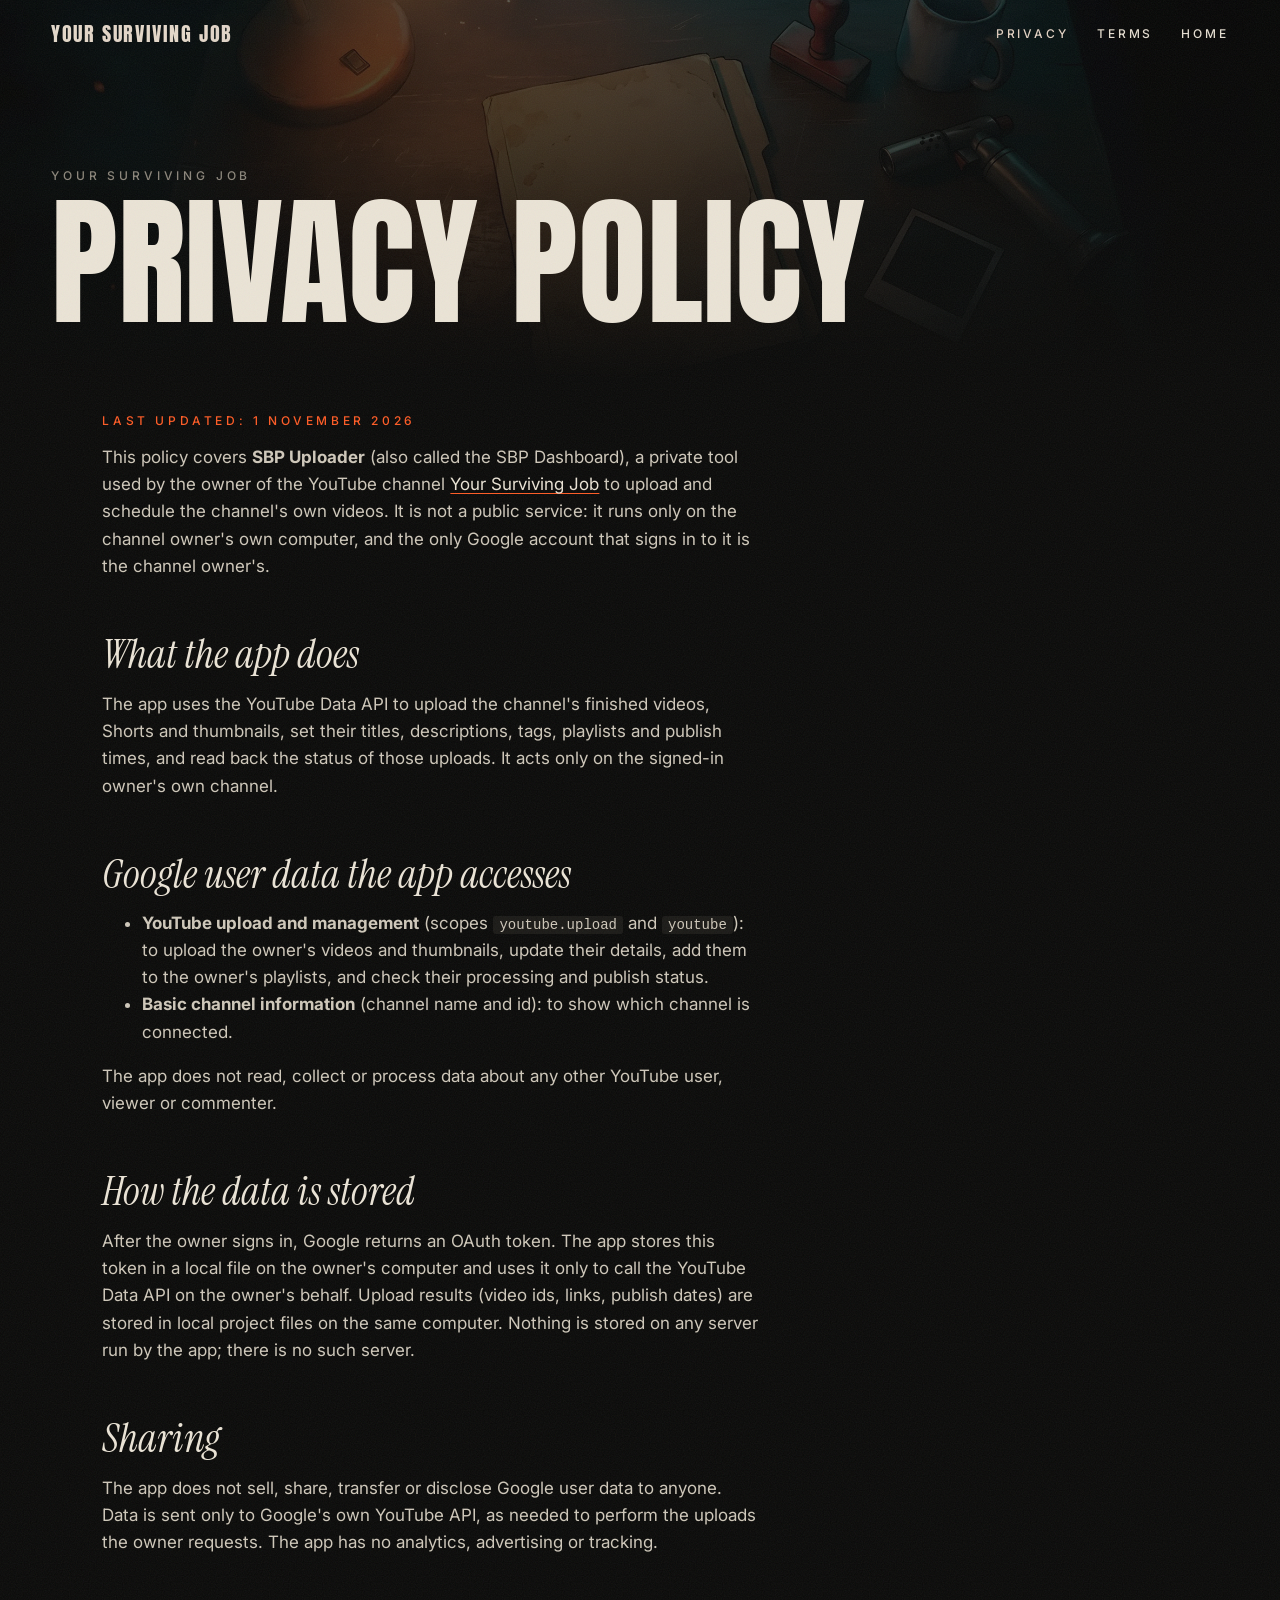
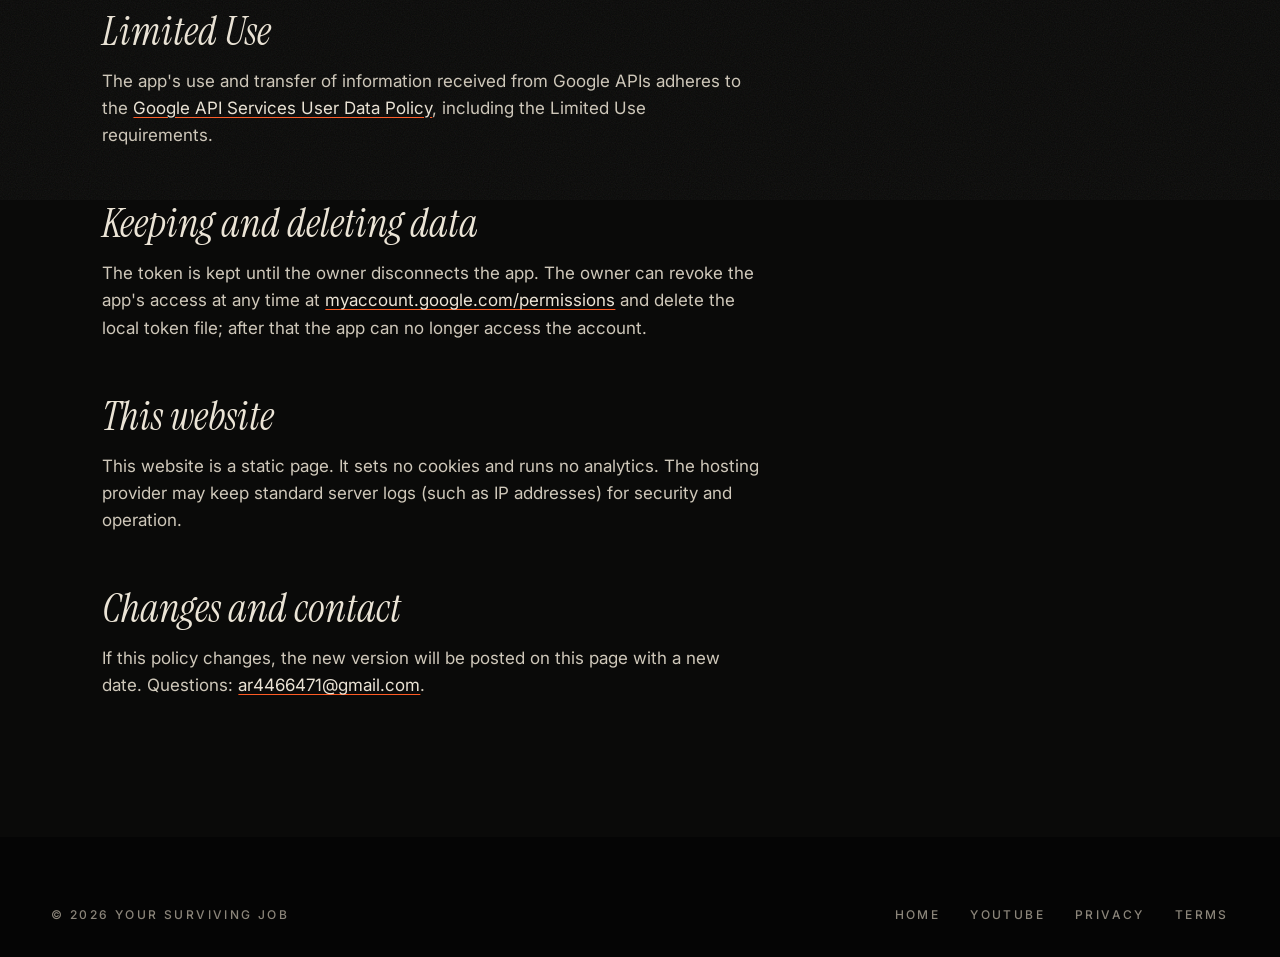
<file: privacy.html>
<!doctype html>
<html lang="en">
<head>
<meta charset="utf-8">
<meta name="viewport" content="width=device-width, initial-scale=1">
<title>Privacy Policy · Your Surviving Job</title>
<meta name="description" content="Privacy policy of the SBP Uploader used by the Your Surviving Job YouTube channel.">
<meta name="theme-color" content="#0a0a09">
<link rel="icon" href="favicon.png">
<link rel="preconnect" href="https://fonts.googleapis.com">
<link rel="preconnect" href="https://fonts.gstatic.com" crossorigin>
<link href="https://fonts.googleapis.com/css2?family=Anton&family=Instrument+Serif:ital@0;1&family=Inter:wght@400;500;600&display=swap" rel="stylesheet">
<link rel="stylesheet" href="style.css">
</head>
<body>
<div class="grain" aria-hidden="true"></div>
<header class="bar">
  <a class="wordmark" href="./">Your Surviving Job</a>
  <nav class="bar-right">
    <a class="opt" href="privacy.html">Privacy</a>
    <a class="opt" href="terms.html">Terms</a>
    <a href="./">Home</a>
  </nav>
</header>
<section class="legal-head"><div class="eyebrow">Your Surviving Job</div><h1>Privacy Policy</h1></section>
<main class="legal">
<p class="meta">Last updated: 1 November 2026</p>

  <p>This policy covers <strong>SBP Uploader</strong> (also called the SBP Dashboard), a private tool used by the owner of the YouTube channel <a href="https://www.youtube.com/@YourSurvivingJob">Your Surviving Job</a> to upload and schedule the channel's own videos. It is not a public service: it runs only on the channel owner's own computer, and the only Google account that signs in to it is the channel owner's.</p>

  <h2>What the app does</h2>
  <p>The app uses the YouTube Data API to upload the channel's finished videos, Shorts and thumbnails, set their titles, descriptions, tags, playlists and publish times, and read back the status of those uploads. It acts only on the signed-in owner's own channel.</p>

  <h2>Google user data the app accesses</h2>
  <ul>
    <li><strong>YouTube upload and management</strong> (scopes <code>youtube.upload</code> and <code>youtube</code>): to upload the owner's videos and thumbnails, update their details, add them to the owner's playlists, and check their processing and publish status.</li>
    <li><strong>Basic channel information</strong> (channel name and id): to show which channel is connected.</li>
  </ul>
  <p>The app does not read, collect or process data about any other YouTube user, viewer or commenter.</p>

  <h2>How the data is stored</h2>
  <p>After the owner signs in, Google returns an OAuth token. The app stores this token in a local file on the owner's computer and uses it only to call the YouTube Data API on the owner's behalf. Upload results (video ids, links, publish dates) are stored in local project files on the same computer. Nothing is stored on any server run by the app; there is no such server.</p>

  <h2>Sharing</h2>
  <p>The app does not sell, share, transfer or disclose Google user data to anyone. Data is sent only to Google's own YouTube API, as needed to perform the uploads the owner requests. The app has no analytics, advertising or tracking.</p>

  <h2>Limited Use</h2>
  <p>The app's use and transfer of information received from Google APIs adheres to the <a href="https://developers.google.com/terms/api-services-user-data-policy">Google API Services User Data Policy</a>, including the Limited Use requirements.</p>

  <h2>Keeping and deleting data</h2>
  <p>The token is kept until the owner disconnects the app. The owner can revoke the app's access at any time at <a href="https://myaccount.google.com/permissions">myaccount.google.com/permissions</a> and delete the local token file; after that the app can no longer access the account.</p>

  <h2>This website</h2>
  <p>This website is a static page. It sets no cookies and runs no analytics. The hosting provider may keep standard server logs (such as IP addresses) for security and operation.</p>

  <h2>Changes and contact</h2>
  <p>If this policy changes, the new version will be posted on this page with a new date. Questions: <a href="mailto:ar4466471@gmail.com">ar4466471@gmail.com</a>.</p>
</main>
<footer>
  <div class="foot-row">
    <span>© 2026 Your Surviving Job</span>
    <nav>
      <a href="./">Home</a>
      <a href="https://www.youtube.com/@YourSurvivingJob" target="_blank" rel="noopener">YouTube</a>
      <a href="privacy.html">Privacy</a>
      <a href="terms.html">Terms</a>
    </nav>
  </div>
</footer>
</body>
</html>
</file>
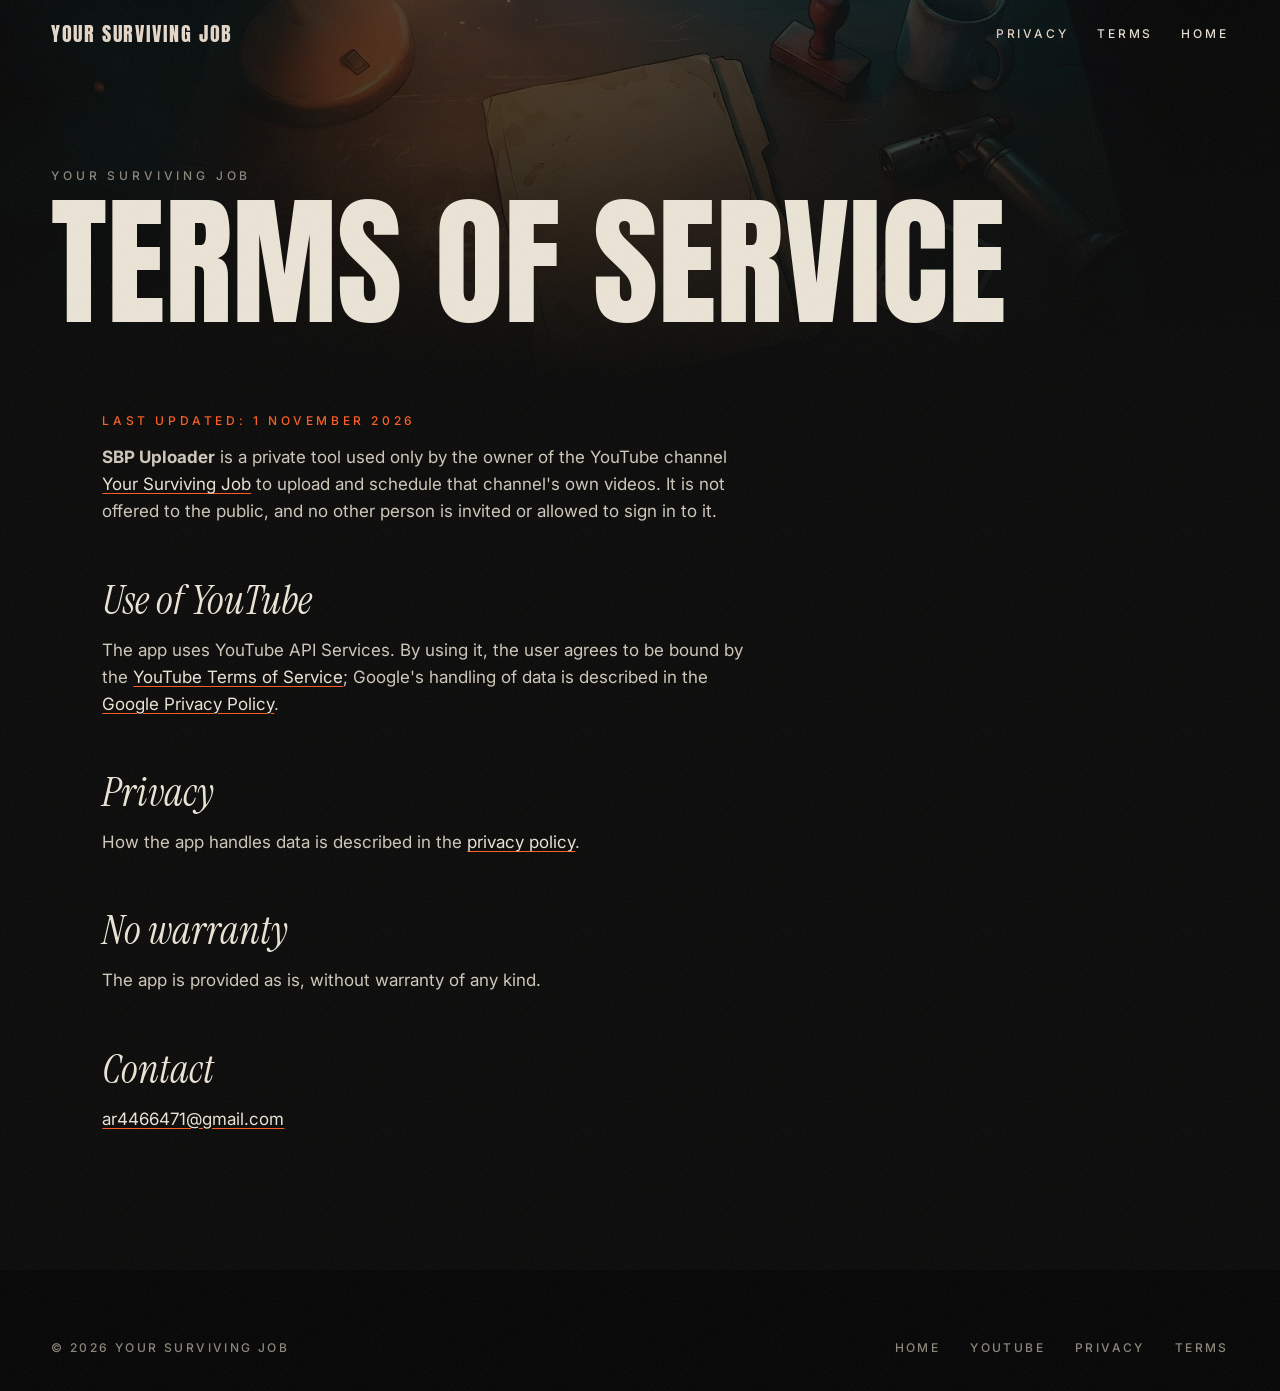
<file: terms.html>
<!doctype html>
<html lang="en">
<head>
<meta charset="utf-8">
<meta name="viewport" content="width=device-width, initial-scale=1">
<title>Terms of Service · Your Surviving Job</title>
<meta name="description" content="Terms of service of the SBP Uploader used by the Your Surviving Job YouTube channel.">
<meta name="theme-color" content="#0a0a09">
<link rel="icon" href="favicon.png">
<link rel="preconnect" href="https://fonts.googleapis.com">
<link rel="preconnect" href="https://fonts.gstatic.com" crossorigin>
<link href="https://fonts.googleapis.com/css2?family=Anton&family=Instrument+Serif:ital@0;1&family=Inter:wght@400;500;600&display=swap" rel="stylesheet">
<link rel="stylesheet" href="style.css">
</head>
<body>
<div class="grain" aria-hidden="true"></div>
<header class="bar">
  <a class="wordmark" href="./">Your Surviving Job</a>
  <nav class="bar-right">
    <a class="opt" href="privacy.html">Privacy</a>
    <a class="opt" href="terms.html">Terms</a>
    <a href="./">Home</a>
  </nav>
</header>
<section class="legal-head"><div class="eyebrow">Your Surviving Job</div><h1>Terms of Service</h1></section>
<main class="legal">
<p class="meta">Last updated: 1 November 2026</p>

  <p><strong>SBP Uploader</strong> is a private tool used only by the owner of the YouTube channel <a href="https://www.youtube.com/@YourSurvivingJob">Your Surviving Job</a> to upload and schedule that channel's own videos. It is not offered to the public, and no other person is invited or allowed to sign in to it.</p>

  <h2>Use of YouTube</h2>
  <p>The app uses YouTube API Services. By using it, the user agrees to be bound by the <a href="https://www.youtube.com/t/terms">YouTube Terms of Service</a>; Google's handling of data is described in the <a href="https://policies.google.com/privacy">Google Privacy Policy</a>.</p>

  <h2>Privacy</h2>
  <p>How the app handles data is described in the <a href="privacy.html">privacy policy</a>.</p>

  <h2>No warranty</h2>
  <p>The app is provided as is, without warranty of any kind.</p>

  <h2>Contact</h2>
  <p><a href="mailto:ar4466471@gmail.com">ar4466471@gmail.com</a></p>
</main>
<footer>
  <div class="foot-row">
    <span>© 2026 Your Surviving Job</span>
    <nav>
      <a href="./">Home</a>
      <a href="https://www.youtube.com/@YourSurvivingJob" target="_blank" rel="noopener">YouTube</a>
      <a href="privacy.html">Privacy</a>
      <a href="terms.html">Terms</a>
    </nav>
  </div>
</footer>
</body>
</html>
</file>
<file: style.css>
/* Your Surviving Job — channel site v3. Near-black canvas, bone type, one ember accent. Anton · Instrument Serif · Inter. */
:root {
  color-scheme: dark;
  --ink: #0a0a09;
  --ink-2: #11110f;
  --bone: #ebe4d6;
  --muted: #8b857a;
  --faint: #3b3934;
  --ember: #ff5b24;
  --display: "Anton", "Oswald", Impact, sans-serif;
  --serif: "Instrument Serif", "Times New Roman", serif;
  --sans: "Inter", system-ui, -apple-system, "Segoe UI", Roboto, sans-serif;
  --gutter: clamp(16px, 4vw, 64px);
  --ease: cubic-bezier(.16, 1, .3, 1);
}
* { box-sizing: border-box; }
html { -webkit-text-size-adjust: 100%; }
html.lenis, html.lenis body { height: auto; }
.lenis.lenis-smooth { scroll-behavior: auto !important; }
body { margin: 0; background: var(--ink); color: var(--bone); font: 400 16px/1.6 var(--sans); overflow-x: clip; -webkit-font-smoothing: antialiased; }
img, video { display: block; max-width: 100%; }
a { color: inherit; }
::selection { background: var(--ember); color: var(--ink); }
:focus-visible { outline: 1px solid var(--ember); outline-offset: 4px; }
.sr-only { position: absolute; width: 1px; height: 1px; overflow: hidden; clip: rect(0 0 0 0); white-space: nowrap; }

/* film grain */
.grain { position: fixed; inset: -100%; z-index: 80; pointer-events: none; opacity: .07;
  background-image: url("data:image/svg+xml,%3Csvg xmlns='http://www.w3.org/2000/svg' width='200' height='200'%3E%3Cfilter id='n'%3E%3CfeTurbulence type='fractalNoise' baseFrequency='.85' numOctaves='3' stitchTiles='stitch'/%3E%3C/filter%3E%3Crect width='100%25' height='100%25' filter='url(%23n)'/%3E%3C/svg%3E");
  animation: grain .9s steps(5) infinite; }
@keyframes grain { 20% { transform: translate(-4%, 3%); } 40% { transform: translate(3%, -2%); } 60% { transform: translate(-2%, -4%); } 80% { transform: translate(4%, 2%); } }

/* small type helpers */
.eyebrow { font: 500 12px/1 var(--sans); letter-spacing: .32em; text-transform: uppercase; color: var(--muted); }
.eyebrow b { color: var(--ember); font-weight: 500; }
.serif { font-family: var(--serif); font-style: italic; font-weight: 400; }
.mask { display: inline-block; overflow: hidden; vertical-align: top; padding-bottom: .04em; }
.mask > span { display: inline-block; will-change: transform; }

/* ---------- preloader ---------- */
.loader { position: fixed; inset: 0; z-index: 100; background: #050505; display: grid; place-items: center; }
.loader-inner { width: min(520px, 80vw); display: grid; gap: 22px; justify-items: center; }
.loader svg { width: 100%; height: 70px; overflow: visible; }
.loader path { fill: none; stroke: var(--ember); stroke-width: 2; stroke-linecap: round; stroke-linejoin: round; filter: drop-shadow(0 0 6px rgba(255, 91, 36, .8)); }
.loader-day { font: 400 15px/1 var(--sans); letter-spacing: .4em; color: var(--muted); }
.loader-day span { color: var(--bone); font-variant-numeric: tabular-nums; }
.no-js .loader { display: none; }

/* ---------- top bar ---------- */
.bar { position: fixed; inset: 0 0 auto; z-index: 60; display: flex; align-items: center; justify-content: space-between; padding: 22px var(--gutter); mix-blend-mode: difference; pointer-events: none; }
.bar a { pointer-events: auto; text-decoration: none; }
.wordmark { font: 400 20px/1 var(--display); letter-spacing: .08em; text-transform: uppercase; }
.bar-right { display: flex; gap: 28px; align-items: center; font: 500 12px/1 var(--sans); letter-spacing: .24em; text-transform: uppercase; }
.bar-right a { position: relative; padding: 6px 0; }
.bar-right a::after { content: ""; position: absolute; left: 0; right: 0; bottom: 0; height: 1px; background: currentColor; transform: scaleX(0); transform-origin: right; transition: transform .5s var(--ease); }
.bar-right a:hover::after { transform: scaleX(1); transform-origin: left; }
@media (max-width: 640px) { .bar-right .opt { display: none; } }

/* ---------- hero ---------- */
.hero { position: relative; height: 100svh; min-height: 560px; overflow: hidden; isolation: isolate; cursor: none; }
.hero-media { position: absolute; inset: -4% -2%; z-index: -3; }
.hero-media img, .hero-media video { position: absolute; inset: 0; width: 100%; height: 100%; object-fit: cover; object-position: 66% 60%; }
.torch { position: absolute; inset: 0; z-index: -2; pointer-events: none; --x: 70%; --y: 55%; --r: 220px;
  background: rgba(4, 6, 8, .8);
  -webkit-mask: radial-gradient(circle var(--r) at var(--x) var(--y), transparent 0%, transparent 52%, rgba(0, 0, 0, .75) 82%, #000 100%);
  mask: radial-gradient(circle var(--r) at var(--x) var(--y), transparent 0%, transparent 52%, rgba(0, 0, 0, .75) 82%, #000 100%); }
.torch-glow { position: absolute; inset: 0; z-index: -2; pointer-events: none; mix-blend-mode: soft-light;
  background: radial-gradient(circle calc(var(--r) * 1.1) at var(--x) var(--y), rgba(255, 170, 90, .55), transparent 70%); }
.hero-shade { position: absolute; inset: 0; z-index: -1; pointer-events: none;
  background: linear-gradient(180deg, rgba(10, 10, 9, .55) 0%, transparent 22%, transparent 84%, var(--ink) 100%); }
.hero-copy { position: absolute; inset: clamp(96px, 15vh, 150px) var(--gutter) clamp(26px, 6vh, 60px); display: flex; flex-direction: column; justify-content: space-between; pointer-events: none; }
.hero-copy a { pointer-events: auto; }
.hero h1 { margin: 0; font: 400 clamp(64px, 13.5vw, 230px)/.86 var(--display); text-transform: uppercase; letter-spacing: -.005em; }
.hero h1 .serif { text-transform: none; font-size: .86em; letter-spacing: -.01em; color: var(--ember); padding-right: .06em; }
.hero-meta { display: flex; flex-wrap: wrap; flex-direction: row-reverse; align-items: flex-end; justify-content: space-between; gap: 18px 40px; }
.hero-meta p { margin: 0; max-width: 420px; color: #cfc8ba; font-size: 15px; }
.torch-hint { font: 500 11px/1 var(--sans); letter-spacing: .3em; text-transform: uppercase; color: var(--muted); display: flex; align-items: center; gap: 12px; }
.torch-hint i { width: 9px; height: 9px; border-radius: 50%; background: var(--ember); box-shadow: 0 0 12px var(--ember); animation: pulse 1.8s ease-in-out infinite; }
@keyframes pulse { 50% { opacity: .3; } }
.btn { display: inline-flex; align-items: center; gap: 14px; padding: 16px 26px; border-radius: 99px; text-decoration: none; font: 600 13px/1 var(--sans); letter-spacing: .18em; text-transform: uppercase; transition: background .4s var(--ease), color .4s var(--ease), transform .4s var(--ease); cursor: pointer; }
.btn svg { width: 14px; height: 14px; transition: transform .4s var(--ease); }
.btn:hover svg { transform: translate(3px, -3px); }
.btn-ember { background: var(--ember); color: #120700; }
.btn-ember:hover { background: var(--bone); }
.btn-line { box-shadow: inset 0 0 0 1px rgba(235, 228, 214, .35); color: var(--bone); }
.btn-line:hover { background: var(--bone); color: var(--ink); }

/* ---------- manifesto ---------- */
.manifesto { padding: clamp(120px, 22vh, 260px) var(--gutter) clamp(100px, 18vh, 220px); }
.manifesto .eyebrow { margin-bottom: 40px; }
.manifesto p { margin: 0; max-width: 1280px; font: 400 clamp(38px, 6.2vw, 104px)/1.02 var(--serif); letter-spacing: -.015em; }
.manifesto .w { color: var(--faint); transition: color .2s linear; }
.manifesto .w.on { color: var(--bone); }
.manifesto .w.hot.on { color: var(--ember); font-style: italic; }
.no-js .manifesto .w { color: var(--bone); }

/* ---------- jobs (pinned horizontal) ---------- */
.jobs { position: relative; overflow: hidden; }
.jobs-track { display: flex; align-items: center; gap: clamp(20px, 3vw, 48px); height: 100svh; padding: 0 var(--gutter); width: max-content; }
.jobs-intro { flex: none; width: min(560px, 80vw); }
.jobs-intro h2 { margin: 22px 0 22px; font: 400 clamp(56px, 8vw, 132px)/.88 var(--display); text-transform: uppercase; }
.jobs-intro h2 .serif { text-transform: none; color: var(--ember); }
.jobs-intro p { margin: 0; color: #bdb6a8; max-width: 380px; }
.job { flex: none; width: clamp(320px, 46vw, 760px); margin: 0; }
.job-frame { position: relative; aspect-ratio: 4 / 3; overflow: hidden; border-radius: 4px; background: #000; }
.job-frame img { position: absolute; top: 0; left: -12%; width: 124%; max-width: none; height: 100%; object-fit: cover; will-change: transform; transition: filter .8s var(--ease); filter: saturate(.9) brightness(.92); }
.job:hover .job-frame img { filter: saturate(1.05) brightness(1.02); }
.job figcaption { display: grid; grid-template-columns: auto 1fr; gap: 4px 18px; padding-top: 18px; align-items: baseline; }
.job .num { font: 500 12px/1 var(--sans); letter-spacing: .2em; color: var(--ember); }
.job h3 { margin: 0; font: 400 clamp(30px, 2.6vw, 44px)/1 var(--display); text-transform: uppercase; letter-spacing: .01em; }
.job p { grid-column: 2; margin: 0; font: 400 20px/1.25 var(--serif); font-style: italic; color: #bdb6a8; }
.jobs-outro { flex: none; width: min(420px, 70vw); font: 400 clamp(30px, 3vw, 48px)/1.1 var(--serif); color: var(--muted); }
.jobs-outro em { color: var(--bone); }
@media (max-width: 860px) {
  .jobs-track { height: auto; width: auto; flex-wrap: nowrap; overflow-x: auto; scroll-snap-type: x mandatory; padding: 90px var(--gutter); scrollbar-width: none; }
  .jobs-track::-webkit-scrollbar { display: none; }
  .job, .jobs-intro, .jobs-outro { scroll-snap-align: start; }
  .job { width: 86vw; }
}

/* ---------- format (pinned day counter) ---------- */
.format { position: relative; height: 100svh; overflow: hidden; isolation: isolate; }
.format-bg { position: absolute; inset: 0; z-index: -2; }
.format-bg img { position: absolute; inset: 0; width: 100%; height: 100%; object-fit: cover; opacity: 0; }
.format-bg img:first-child { opacity: 1; }
.format::after { content: ""; position: absolute; inset: 0; z-index: -1; background: linear-gradient(90deg, rgba(10, 10, 9, .88) 0%, rgba(10, 10, 9, .45) 48%, rgba(10, 10, 9, .15) 100%), linear-gradient(180deg, var(--ink) 0%, transparent 18%, transparent 80%, var(--ink) 100%); }
.format-inner { position: absolute; inset: 0; padding: clamp(90px, 14vh, 140px) var(--gutter) clamp(40px, 8vh, 80px); display: grid; grid-template-rows: auto 1fr auto; }
.day { font: 400 clamp(110px, 22vw, 360px)/.8 var(--display); letter-spacing: -.01em; font-variant-numeric: tabular-nums; align-self: center; }
.day small { display: block; font: 500 12px/1 var(--sans); letter-spacing: .4em; color: var(--muted); margin-bottom: 18px; }
.acts { position: relative; min-height: 190px; max-width: 520px; }
.act { position: absolute; inset: 0 auto auto 0; opacity: 0; }
.act:first-child { opacity: 1; }
.act h3 { margin: 0 0 10px; font: 400 clamp(48px, 6vw, 92px)/.9 var(--serif); font-style: italic; color: var(--bone); }
.act h3 b { font-weight: 400; color: var(--ember); }
.act p { margin: 0; color: #cfc8ba; font-size: 17px; max-width: 440px; }
.rail { position: relative; height: 1px; background: rgba(235, 228, 214, .2); margin-top: 34px; }
.rail i { position: absolute; left: 0; top: 0; height: 1px; width: 100%; background: var(--ember); transform-origin: left; transform: scaleX(0); }
.rail span { position: absolute; top: 12px; font: 500 11px/1 var(--sans); letter-spacing: .24em; color: var(--muted); transform: translateX(-50%); }
.rail span:first-of-type { transform: none; }
.rail span:last-of-type { transform: translateX(-100%); }
.no-js .format, .static-format .format { height: auto; }

/* ---------- reel ---------- */
.reel { padding: clamp(120px, 20vh, 220px) var(--gutter) clamp(80px, 12vh, 140px); }
.reel-head { display: flex; flex-wrap: wrap; justify-content: space-between; align-items: end; gap: 24px; margin-bottom: 48px; }
.reel-head h2 { margin: 0; font: 400 clamp(56px, 9vw, 150px)/.86 var(--display); text-transform: uppercase; }
.reel-head h2 .serif { text-transform: none; color: var(--ember); }
.reel-head p { margin: 0; max-width: 360px; color: #bdb6a8; }
.reel-frame { position: relative; display: block; aspect-ratio: 16 / 9; overflow: hidden; border-radius: 6px; clip-path: inset(0 0 0 0 round 6px); background: #000; }
.reel-frame video { width: 100%; height: 100%; object-fit: cover; transform: scale(1.0); }
.reel-play { position: absolute; left: 50%; top: 50%; width: 132px; height: 132px; margin: -66px 0 0 -66px; border-radius: 50%; display: grid; place-items: center; text-align: center;
  background: rgba(10, 10, 9, .35); backdrop-filter: blur(8px); box-shadow: inset 0 0 0 1px rgba(235, 228, 214, .5); font: 600 11px/1.5 var(--sans); letter-spacing: .24em; text-transform: uppercase; transition: transform .6s var(--ease), background .4s; }
.reel-frame:hover .reel-play { transform: scale(1.08); background: var(--ember); color: #120700; box-shadow: none; }
.stats { display: grid; grid-template-columns: repeat(3, 1fr); margin-top: clamp(70px, 10vh, 120px); border-top: 1px solid rgba(235, 228, 214, .14); }
.stat { padding: 28px 24px 0 0; }
.stat b { display: block; font: 400 clamp(64px, 9vw, 150px)/.9 var(--display); font-variant-numeric: tabular-nums; }
.stat span { display: block; margin-top: 10px; font: 400 21px/1.2 var(--serif); font-style: italic; color: var(--muted); }
@media (max-width: 640px) { .stats { grid-template-columns: 1fr; } .stat { padding-top: 22px; } }

/* ---------- final call ---------- */
.call { position: relative; min-height: 100svh; display: grid; align-items: center; justify-items: start; text-align: left; overflow: hidden; isolation: isolate; padding: 140px var(--gutter); }
.call-bg { position: absolute; inset: -12% 0; z-index: -2; justify-self: stretch; }
.call-bg img { width: 100%; height: 100%; object-fit: cover; object-position: 50% 60%; }
.call::after { content: ""; position: absolute; inset: 0; z-index: -1; background: linear-gradient(180deg, var(--ink) 0%, rgba(10, 10, 9, .25) 30%, rgba(10, 10, 9, .45) 70%, var(--ink) 100%), radial-gradient(ellipse at 22% 55%, rgba(10, 10, 9, .6), transparent 60%); }
.call h2 { margin: 18px 0 30px; font: 400 clamp(60px, 8.6vw, 160px)/.86 var(--display); text-transform: uppercase; text-shadow: 0 10px 60px rgba(0, 0, 0, .5); }
.call h2 .serif { text-transform: none; color: var(--ember); }
.call p { margin: 0 0 38px; max-width: 460px; color: #ded7c9; font-size: 17px; }
.call .ctas { display: flex; flex-wrap: wrap; gap: 14px; }
.call-copy { max-width: min(900px, 66vw); }
@media (max-width: 860px) { .call { align-items: end; padding-bottom: 90px; } .call-copy { max-width: none; } .call-bg img { object-position: 80% 50%; } }

/* ---------- footer ---------- */
footer { position: relative; padding: 70px var(--gutter) 34px; background: #050505; overflow: hidden; }
.foot-row { display: flex; flex-wrap: wrap; justify-content: space-between; gap: 18px 40px; font: 500 12px/1.4 var(--sans); letter-spacing: .2em; text-transform: uppercase; color: var(--muted); }
.foot-row nav { display: flex; flex-wrap: wrap; gap: 14px 30px; }
.foot-row a { text-decoration: none; }
.foot-row a:hover { color: var(--bone); }
.giant { margin: 40px 0 26px; font: 400 12.3vw/.8 var(--display); text-transform: uppercase; letter-spacing: -.01em; white-space: nowrap; color: var(--bone); }
.giant span { display: inline-block; }
.fine { display: flex; flex-wrap: wrap; justify-content: space-between; gap: 10px 30px; font-size: 12px; color: #5e5a52; }

/* ---------- legal pages ---------- */
.legal-head { position: relative; padding: 170px var(--gutter) 60px; overflow: hidden; isolation: isolate; }
.legal-head::before { content: ""; position: absolute; inset: 0; z-index: -1; background: linear-gradient(180deg, rgba(10, 10, 9, .4), var(--ink)), url("img/closed.webp") center / cover; opacity: .55; }
.legal-head h1 { margin: 20px 0 0; font: 400 clamp(64px, 11vw, 170px)/.86 var(--display); text-transform: uppercase; }
.legal { max-width: 760px; padding: 20px var(--gutter) 120px; margin-left: max(var(--gutter), calc((100vw - 1280px) / 2)); }
.legal .meta { font: 500 12px/1 var(--sans); letter-spacing: .3em; text-transform: uppercase; color: var(--ember); }
.legal h2 { margin: 54px 0 12px; font: 400 40px/1 var(--serif); font-style: italic; }
.legal p, .legal li { color: #cfc8ba; font-size: 17px; }
.legal a { color: var(--bone); text-decoration-color: var(--ember); text-underline-offset: 3px; }
.legal code { font-size: 14px; background: #1a1916; padding: 1px 6px; border-radius: 3px; }

@media (hover: none) { .hero { cursor: auto; } }
@media (prefers-reduced-motion: reduce) {
  .grain, .torch-hint i { animation: none; }
  .manifesto .w { color: var(--bone); }
}
.no-js .format-inner, .static-format .format-inner { position: relative; }
.no-js .act { position: static; opacity: 1; margin-bottom: 28px; }
.embers { position: absolute; inset: 0; z-index: -1; width: 100%; height: 100%; pointer-events: none; }
.hero-media img { animation: drift 34s ease-in-out infinite alternate; }
@keyframes drift { from { transform: scale(1) translate(0, 0); } to { transform: scale(1.07) translate(-1.2%, -.8%); } }
@media (prefers-reduced-motion: reduce) { .hero-media img { animation: none; } }
@media (max-width: 700px) { .hero-media img { object-position: 77% 60%; } }
</file>
